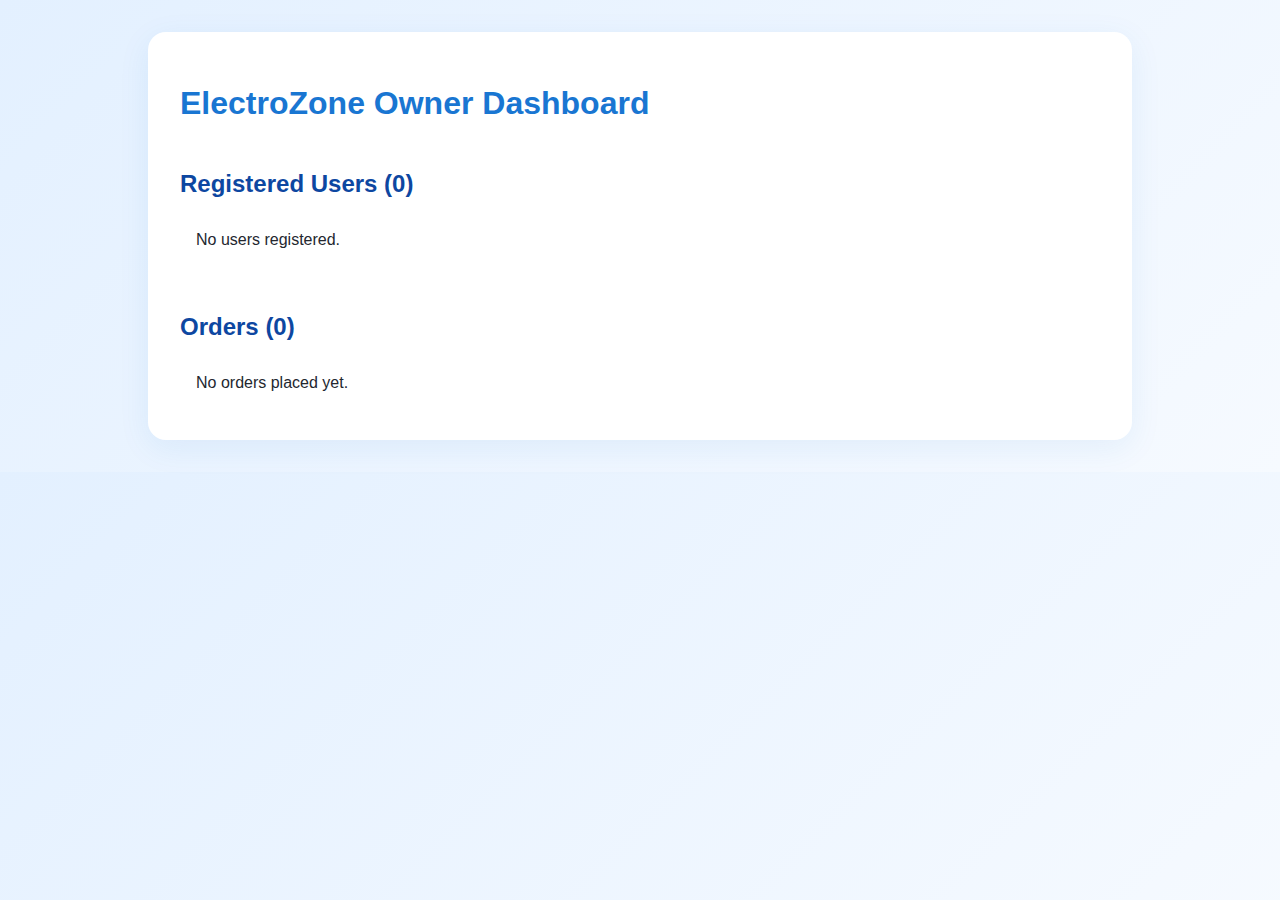
<file: admin.html>
<!DOCTYPE html>
<html lang="en">
<head>
  <meta charset="UTF-8">
  <title>Admin Dashboard | ElectroZone</title>
  <meta name="viewport" content="width=device-width, initial-scale=1">
  <link rel="stylesheet" href="admin.css">
</head>
<body>
  <main class="admin-main">
    <h1>ElectroZone Owner Dashboard</h1>
    <section>
      <h2>Registered Users <span id="totalUsers"></span></h2>
      <div id="usersList"></div>
    </section>
    <section>
      <h2>Orders <span id="totalOrders"></span></h2>
      <div id="ordersList"></div>
    </section>
  </main>
  <script src="admin.js"></script>
</body>
</html>
</file>
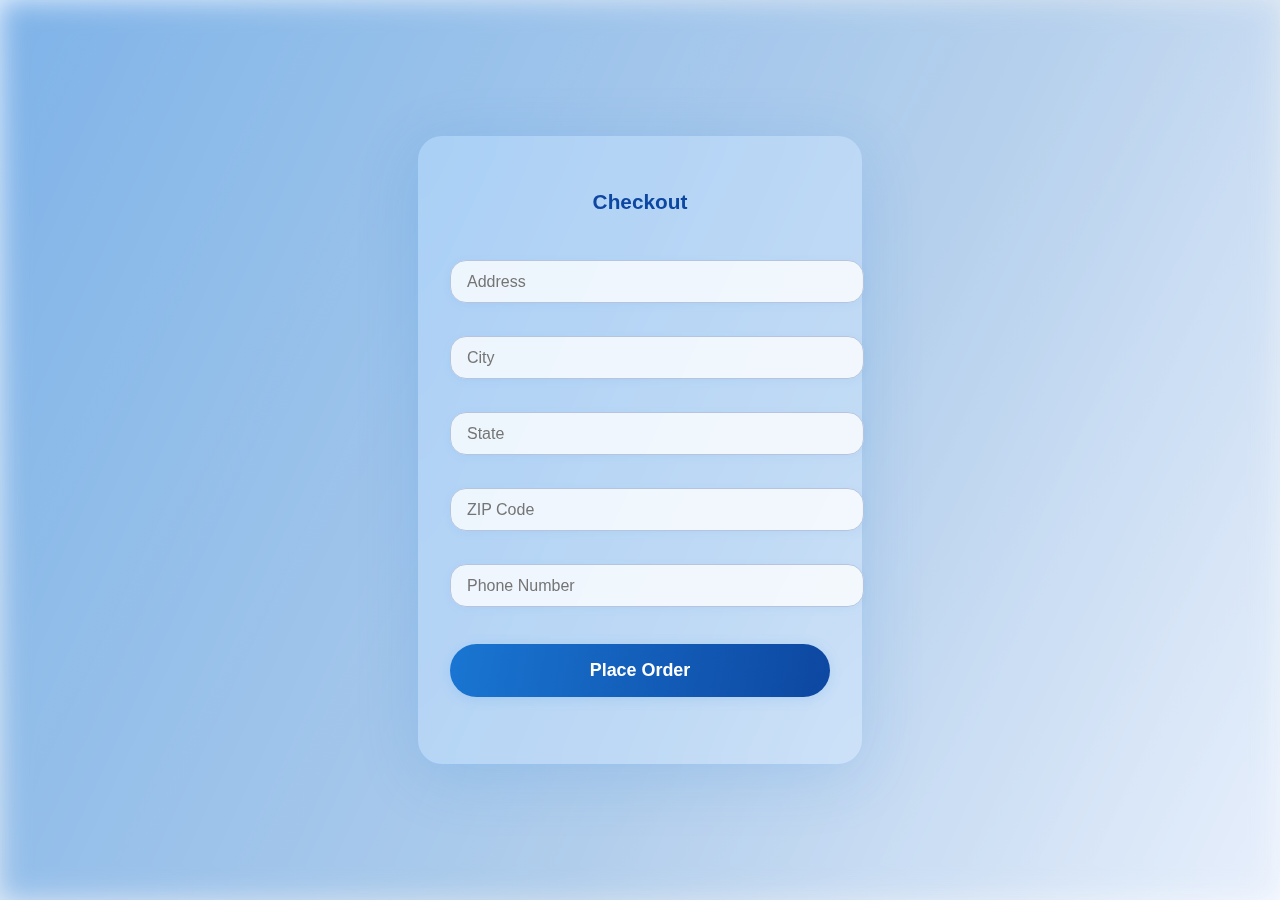
<file: checkout.html>
<!DOCTYPE html>
<html lang="en">
<head>
  <meta charset="UTF-8">
  <title>Checkout | ElectroZone</title>
  <meta name="viewport" content="width=device-width, initial-scale=1">
  <link rel="stylesheet" href="checkout.css">
</head>
<body>
  <div class="checkout-bg"></div>
  <main class="checkout-main">
    <form id="checkoutForm" class="checkout-form glass">
      <h2>Checkout</h2>
      <input name="address" placeholder="Address" required>
      <input name="city" placeholder="City" required>
      <input name="state" placeholder="State" required>
      <input name="zip" placeholder="ZIP Code" required>
      <input name="phone" placeholder="Phone Number" required>
      <button type="submit">Place Order</button>
      <div class="checkout-success" id="checkoutSuccess"></div>
    </form>
  </main>
  <script>
    document.getElementById('checkoutForm').onsubmit = function(e) {
      e.preventDefault();
      const user = JSON.parse(localStorage.getItem('loggedInUser') || '{}');
      const cart = JSON.parse(localStorage.getItem('cart') || '[]');
      const form = e.target;
      const order = {
        email: user.email,
        name: user.name,
        cart: cart,
        address: form.address.value,
        city: form.city.value,
        state: form.state.value,
        zip: form.zip.value,
        phone: form.phone.value,
        date: Date.now()
      };
      let orders = JSON.parse(localStorage.getItem('orders') || '[]');
      orders.push(order);
      localStorage.setItem('orders', JSON.stringify(orders));
      localStorage.setItem('cart', '[]');
      document.getElementById('checkoutSuccess').textContent = "Order registered successfully!";
      form.reset();
    };
  </script>
</body>
</html>
</file>
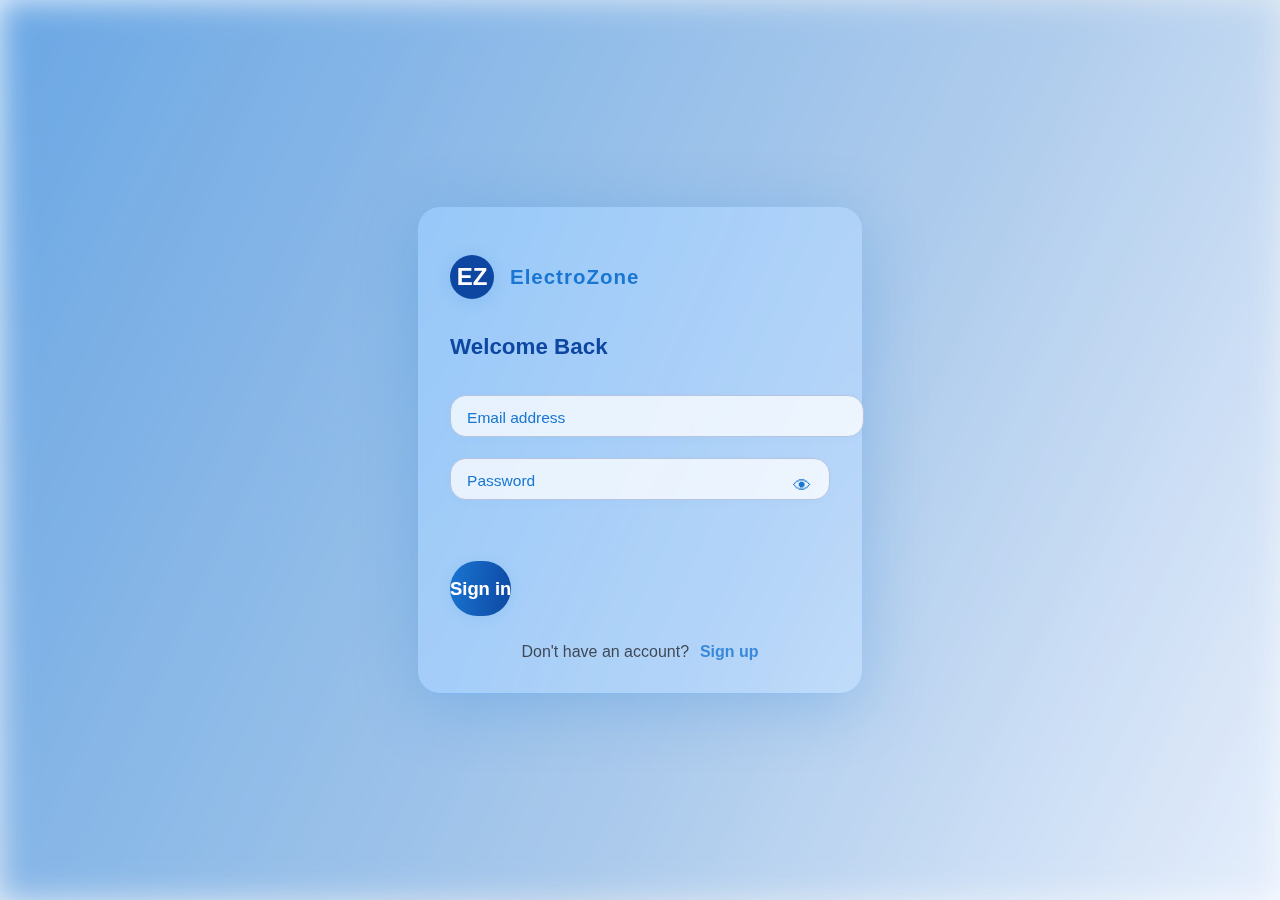
<file: login.html>
<!DOCTYPE html>
<html lang="en">
<head>
  <meta charset="UTF-8">
  <title>Login | ElectroZone</title>
  <meta name="viewport" content="width=device-width, initial-scale=1">
  <link rel="stylesheet" href="login.css">
  <link rel="icon" href="data:,">
</head>
<body>
  <div class="login-bg"></div>
  <main class="login-main">
    <section class="login-card glass">
      <div class="login-brand">
        <span class="brand-logo">EZ</span>
        <span class="brand-text">ElectroZone</span>
      </div>
      <h1>Welcome Back</h1>
      <form id="loginForm" autocomplete="on">
         <div class="form-group">
          <input id="email" name="email" type="email" required autocomplete="email" placeholder=" " />
          <label for="email">Email address</label>
        </div>
        <div class="form-group password-group">
          <input id="password" name="password" type="password" required autocomplete="current-password" placeholder=" " />
          <label for="password">Password</label>
          <button type="button" class="toggle-password" aria-label="Show password"><span>&#128065;</span></button>
        </div>
        <div class="login-error" id="loginError" aria-live="polite"></div>
        <button type="submit" class="login-btn">Sign in</button>
      </form>
      <div class="login-footer">
        <span>Don't have an account?</span>
        <a href="register.html">Sign up</a>
      </div>
    </section>
  </main>
  <script src="login.js" defer></script>
</body>
</html>
</file>
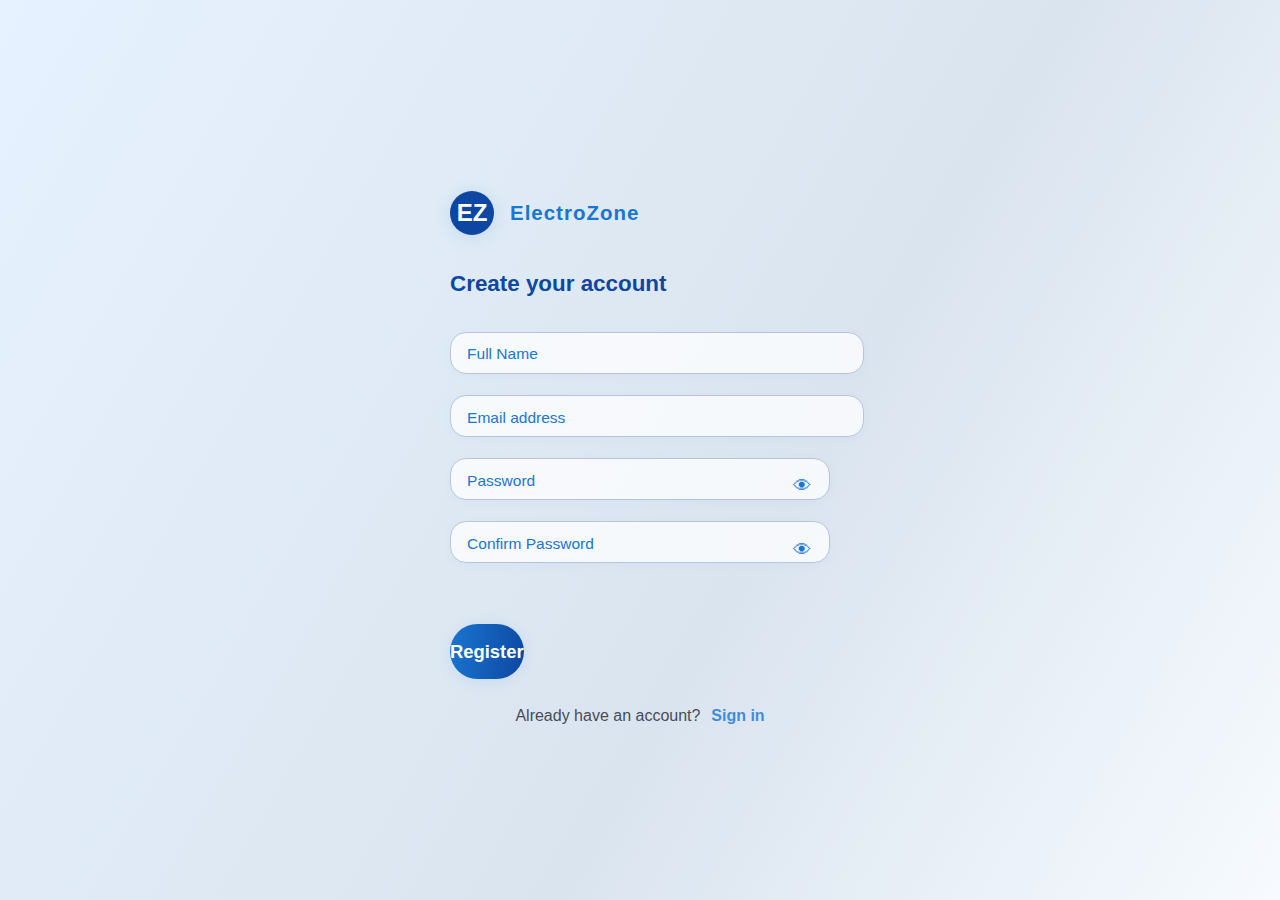
<file: register.html>
<!DOCTYPE html>
<html lang="en">
<head>
  <meta charset="UTF-8">
  <title>Register | ElectroZone</title>
  <meta name="viewport" content="width=device-width, initial-scale=1">
  <link rel="stylesheet" href="login.css">
  <link rel="icon" href="data:,">
</head>
<body>
  <main class="login-main" aria-label="Register">
    <section class="login-card" role="form" aria-labelledby="registerTitle">
      <div class="login-brand">
        <span class="brand-logo">EZ</span>
        <span class="brand-text">ElectroZone</span>
      </div>
      <h1 id="registerTitle">Create your account</h1>
      <form id="registerForm" autocomplete="on">
        <div class="form-group">
          <input id="regName" name="name" type="text" required autocomplete="name" placeholder=" " />
          <label for="regName">Full Name</label>
        </div>
        <div class="form-group">
          <input id="regEmail" name="email" type="email" required autocomplete="email" placeholder=" " />
          <label for="regEmail">Email address</label>
        </div>
        <div class="form-group password-group">
          <input id="regPassword" name="password" type="password" required autocomplete="new-password" placeholder=" " />
          <label for="regPassword">Password</label>
          <button type="button" class="toggle-password" aria-label="Show password"><span>&#128065;</span></button>
        </div>
        <div class="form-group password-group">
          <input id="regConfirm" name="confirm" type="password" required autocomplete="new-password" placeholder=" " />
          <label for="regConfirm">Confirm Password</label>
          <button type="button" class="toggle-password" aria-label="Show password"><span>&#128065;</span></button>
        </div>
        <div class="login-error" id="registerError" aria-live="polite"></div>
        <button type="submit" class="login-btn">Register</button>
      </form>
      <div class="login-footer">
        <span>Already have an account?</span>
        <a href="index.html">Sign in</a>
      </div>
    </section>
  </main>
  <script src="register.js"></script>
</body>
</html>
</file>
<file: admin.css>
body {
    margin: 0;
    background: linear-gradient(135deg, #e3f0ff 0%, #f6faff 100%);
    font-family: 'Inter', Arial, sans-serif;
    color: #23272f;
  }
  .admin-main {
    max-width: 920px;
    margin: 2em auto;
    background: #fff;
    border-radius: 18px;
    box-shadow: 0 8px 32px rgba(25,118,210,0.08);
    padding: 2em 2em 2em 2em;
  }
  h1 {
    color: #1976d2;
    font-family: 'Orbitron', Arial, sans-serif;
    font-size: 2em;
  }
  h2 {
    color: #0d47a1;
    margin-top: 2em;
    margin-bottom: 0.7em;
  }
  .user-card, .order-card {
    background: #f8fbff;
    border-radius: 12px;
    box-shadow: 0 2px 10px rgba(25,118,210,0.04);
    margin-bottom: 1em;
    padding: 1.2em 1em;
    position: relative;
  }
  .user-header {
    font-weight: 700;
    margin-bottom: 0.2em;
  }
  .user-email {
    color: #1976d2;
    font-size: 0.98em;
    margin-bottom: 0.6em;
  }
  .user-orders-count {
    font-size: 0.95em;
    color: #23272f;
    margin-bottom: 0.7em;
  }
  .user-remove-btn {
    background: none;
    border: none;
    color: #e53935;
    font-size: 1.3em;
    cursor: pointer;
    float: right;
    margin-left: 1em;
    transition: color 0.17s;
  }
  .user-remove-btn:hover { color: #b71c1c; background: #f8dbdb; border-radius: 50%; }
  
  .order-card {
    padding: 0.9em 1em 0.9em 1em;
  }
  .order-header {
    font-weight: 600;
    margin-bottom: 0.3em;
    color: #23272f;
  }
  .order-details {
    margin-bottom: 0.4em;
    color: #1976d2;
    font-size: 0.97em;
  }
  .order-products {
    margin-left: 1.2em;
    margin-bottom: 0.6em;
  }
  .order-product-item {
    color: #23272f;
    margin-bottom: 0.3em;
    font-size: 0.96em;
  }
  .order-user {
    font-size: 0.92em;
    color: #1976d2;
  }
  @media (max-width: 600px) {
    .admin-main { padding: 1em 0.3em; }
    .user-card, .order-card { padding: 0.7em 0.4em; }
  }
</file>
<file: checkout.css>
:root {
    --blue: #1976d2;
    --blue-dark: #0d47a1;
    --white: #fff;
    --glass: rgba(255,255,255,0.11);
    --shadow: 0 12px 64px 0 rgba(25,118,210,0.16);
    --radius: 24px;
    font-family: 'Inter', Arial, sans-serif;
    background: linear-gradient(120deg, #e3f0ff 0%, #d5e1ed 60%, #f6faff 100%);
    color: #23272f;
  }
  
  body {
    margin: 0;
    min-height: 100vh;
    background: var(--glass);
    position: relative;
    overflow: hidden;
  }
  
  .checkout-bg {
    position: fixed;
    inset: 0;
    z-index: 0;
    background: linear-gradient(115deg, #1976d2 0%, #dae6fa 100%);
    opacity: 0.5;
    filter: blur(14px);
    pointer-events: none;
  }
  
  .checkout-main {
    min-height: 100vh;
    display: flex;
    align-items: center;
    justify-content: center;
    z-index: 2;
    position: relative;
  }
  
  .glass {
    background: rgba(255,255,255,0.23);
    box-shadow: var(--shadow);
    border-radius: var(--radius);
    backdrop-filter: blur(18px) saturate(1.19);
  }
  
  .checkout-form {
    width: 100%;
    max-width: 380px;
    padding: 2.3em 2em 2em 2em;
    display: flex;
    flex-direction: column;
    gap: 1.1em;
    position: relative;
  }
  
  h2 {
    font-size: 1.3em;
    color: var(--blue-dark);
    margin-bottom: 1.4em;
    text-align: center;
    font-family: 'Orbitron', Arial, sans-serif;
  }
  
  input {
    width: 100%;
    padding: 0.7em 1em;
    font-size: 1em;
    background: rgba(255,255,255,0.78);
    border: 1.5px solid #b6c4de;
    border-radius: 1em;
    margin-bottom: 1em;
    transition: border-color 0.18s, background 0.18s;
    box-shadow: 0 2px 10px rgba(25,118,210,0.06);
  }
  input:focus {
    border-color: var(--blue);
    outline: none;
    background: rgba(255,255,255,0.9);
  }
  
  button[type="submit"] {
    background: linear-gradient(100deg, var(--blue), var(--blue-dark));
    color: #fff;
    border: none;
    padding: 0.9em 0;
    border-radius: 1.6em;
    font-size: 1.12em;
    font-weight: 700;
    font-family: inherit;
    cursor: pointer;
    box-shadow: 0 2px 14px 0 rgba(25,118,210,0.14);
    transition: background 0.18s, box-shadow 0.18s;
    margin-top: 0.2em;
  }
  button[type="submit"]:hover, button[type="submit"]:focus {
    background: linear-gradient(90deg, var(--blue-dark), var(--blue));
    box-shadow: 0 6px 24px rgba(25,118,210,0.18);
  }
  
  .checkout-success {
    color: #1976d2;
    font-size: 1.1em;
    text-align: center;
    margin-top: 1em;
    font-weight: 600;
    opacity: 0.92;
  }
  
  @media (max-width: 500px) {
    .checkout-form {
      padding: 1em 0.4em;
      min-width: 0;
      max-width: 98vw;
    }
  }
</file>
<file: login.css>
:root {
  --blue: #1976d2;
  --blue-dark: #0d47a1;
  --white: #fff;
  --glass: rgba(255,255,255,0.13);
  --shadow: 0 12px 64px 0 rgba(25,118,210,0.25);
  --radius: 22px;
  font-family: 'Inter', Arial, sans-serif;
  background: linear-gradient(120deg, #e3f0ff 0%, #d5e1ed 60%, #f6faff 100%);
  color: #23272f;
}

body {
  margin: 0;
  min-height: 100vh;
  background: var(--glass);
  position: relative;
  overflow: hidden;
}

.login-bg {
  position: fixed;
  inset: 0;
  z-index: 0;
  background: linear-gradient(115deg, #1976d2 0%, #dae6fa 100%);
  opacity: 0.6;
  filter: blur(16px);
  pointer-events: none;
}

.login-main {
  min-height: 100vh;
  display: flex;
  align-items: center;
  justify-content: center;
  z-index: 2;
  position: relative;
}

.glass {
  background: rgba(255,255,255,0.18);
  box-shadow: var(--shadow);
  border-radius: var(--radius);
  backdrop-filter: blur(18px) saturate(1.3);
}

.login-card {
  width: 100%;
  max-width: 380px;
  padding: 2.5em 2em 2em 2em;
  display: flex;
  flex-direction: column;
  gap: 1.2em;
  position: relative;
}

.login-brand {
  display: flex;
  align-items: center;
  gap: 1em;
  margin-bottom: 1em;
  margin-top: 0.5em;
}

.brand-logo {
  background: var(--blue-dark);
  color: #fff;
  font-weight: bold;
  font-size: 1.5em;
  border-radius: 50%;
  width: 44px;
  height: 44px;
  display: flex; align-items: center; justify-content: center;
  box-shadow: 0 2px 16px rgba(25,118,210,0.15);
}

.brand-text {
  font-family: 'Orbitron', Arial, sans-serif;
  font-size: 1.28em;
  color: var(--blue);
  font-weight: 700;
  letter-spacing: 1px;
}

h1 {
  font-size: 1.4em;
  color: var(--blue-dark);
  margin: 0 0 0.7em 0;
}

.form-group {
  position: relative;
  margin-bottom: 1.3em;
}

input[type="email"], input[type="password"], input[type="text"] {
  width: 100%;
  padding: 0.7em 1em;
  font-size: 1em;
  background: rgba(255,255,255,0.75);
  border: 1.5px solid #b6c4de;
  border-radius: 1em;
  transition: border-color 0.18s, background 0.18s;
  box-shadow: 0 2px 10px rgba(25,118,210,0.04);
}
input:focus {
  border-color: var(--blue);
  outline: none;
  background: rgba(255,255,255,0.85);
}

label {
  position: absolute;
  left: 1.1em;
  top: 0.9em;
  color: var(--blue);
  font-size: 0.97em;
  pointer-events: none;
  transition: top 0.16s, font-size 0.16s, color 0.18s;
  background: transparent;
}

input:focus + label, input:not(:placeholder-shown) + label {
  top: -1.25em;
  font-size: 0.82em;
  color: var(--blue-dark);
  background: rgba(255,255,255,0.93);
  padding: 0 0.4em;
  border-radius: 0.6em;
}

.password-group {
  display: flex;
  align-items: center;
  position: relative;
}

.toggle-password {
  background: none;
  border: none;
  font-size: 1.15em;
  color: var(--blue);
  cursor: pointer;
  position: absolute;
  right: 0.7em;
  top: 0.9em;
  z-index: 3;
}

.login-btn {
  background: linear-gradient(100deg, var(--blue), var(--blue-dark));
  color: #fff;
  border: none;
  padding: 0.9em 0;
  border-radius: 1.6em;
  font-size: 1.15em;
  font-weight: 700;
  font-family: inherit;
  cursor: pointer;
  box-shadow: 0 2px 14px 0 rgba(25,118,210,0.11);
  transition: background 0.18s, box-shadow 0.18s;
  margin-top: 0.7em;
}
.login-btn:hover,
.login-btn:focus {
  background: linear-gradient(90deg, var(--blue-dark), var(--blue));
  box-shadow: 0 6px 24px rgba(25,118,210,0.18);
}

.login-error {
  color: #e53935;
  font-size: 1em;
  min-height: 1.5em;
  margin-bottom: 0.2em;
  text-align: center;
}

.login-footer {
  text-align: center;
  margin-top: 0.5em;
  font-size: 1em;
  color: #23272f;
  opacity: 0.8;
}
.login-footer a {
  color: var(--blue);
  text-decoration: none;
  font-weight: 700;
  margin-left: 0.4em;
  transition: color 0.15s;
}
.login-footer a:hover {
  text-decoration: underline;
  color: var(--blue-dark);
}

@media (max-width: 500px) {
  .login-card {
    padding: 1em 0.4em;
    min-width: 0;
    max-width: 98vw;
  }
}
</file>
